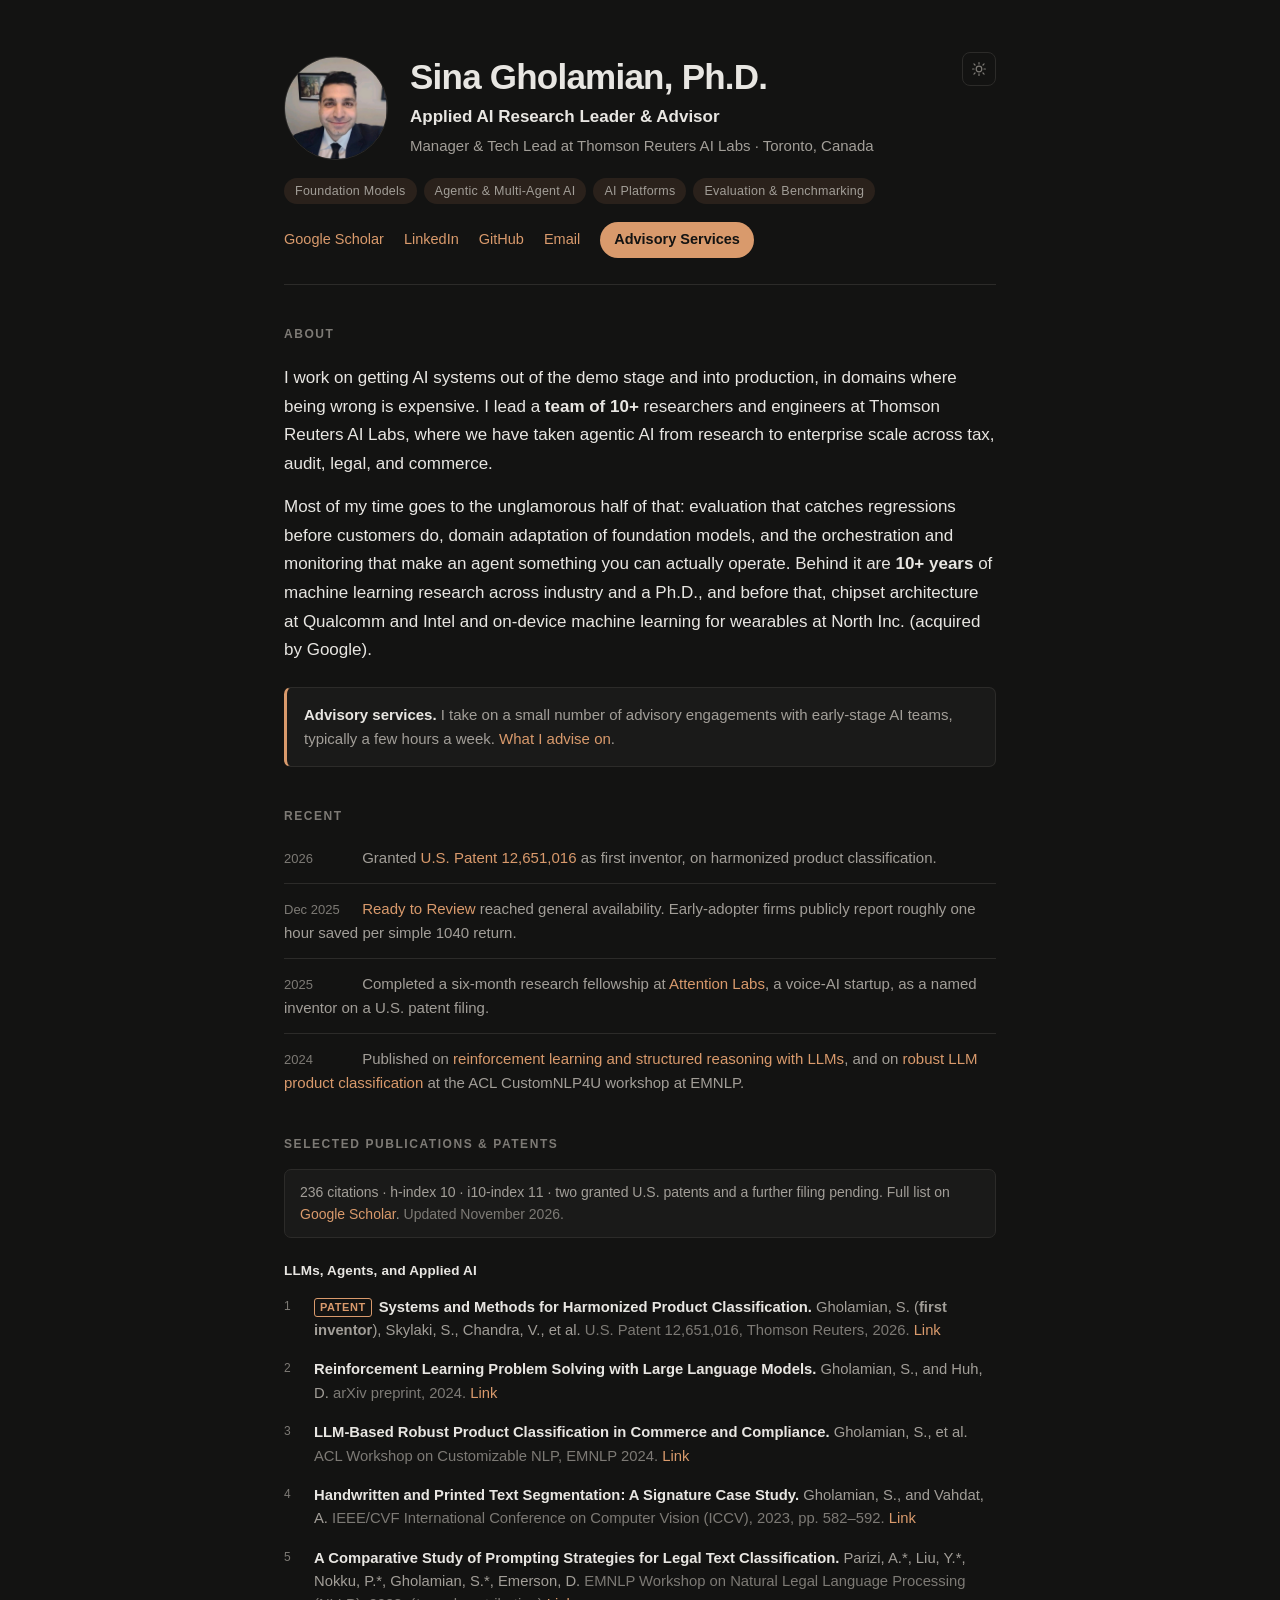
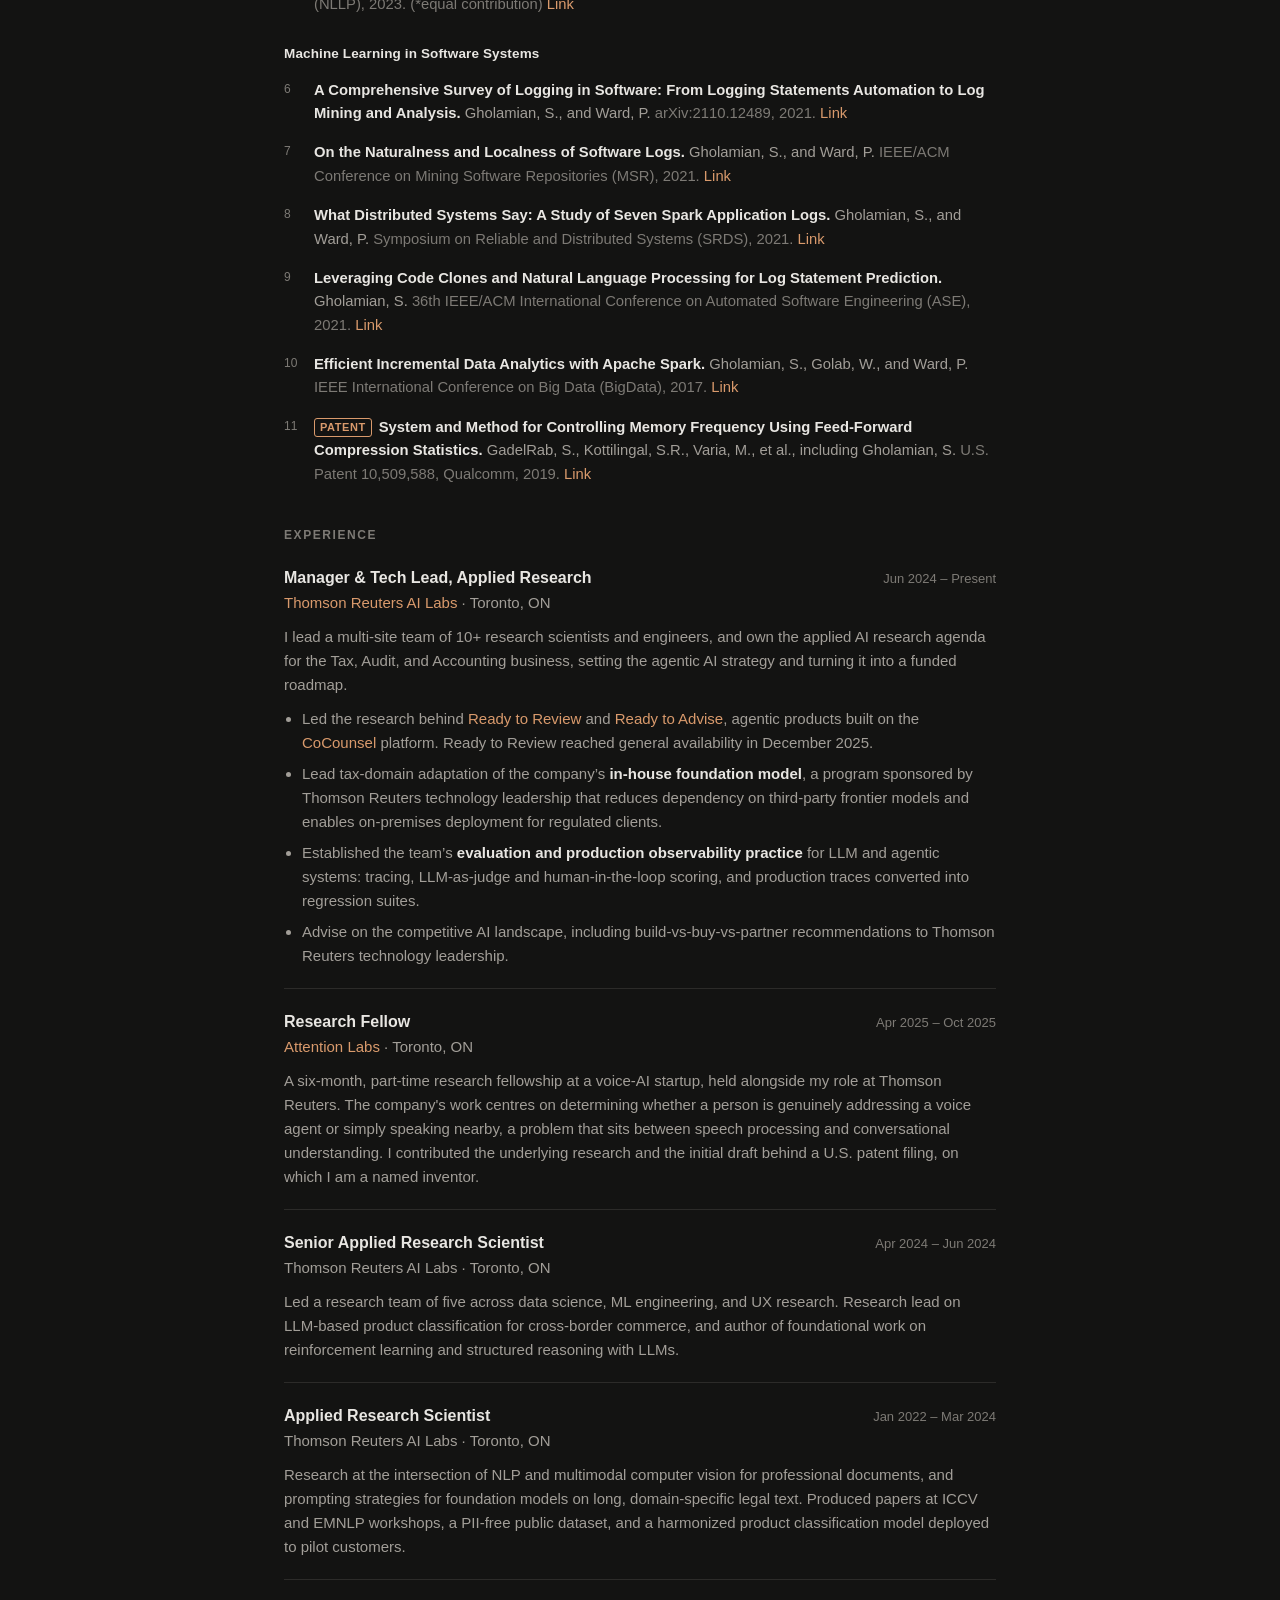
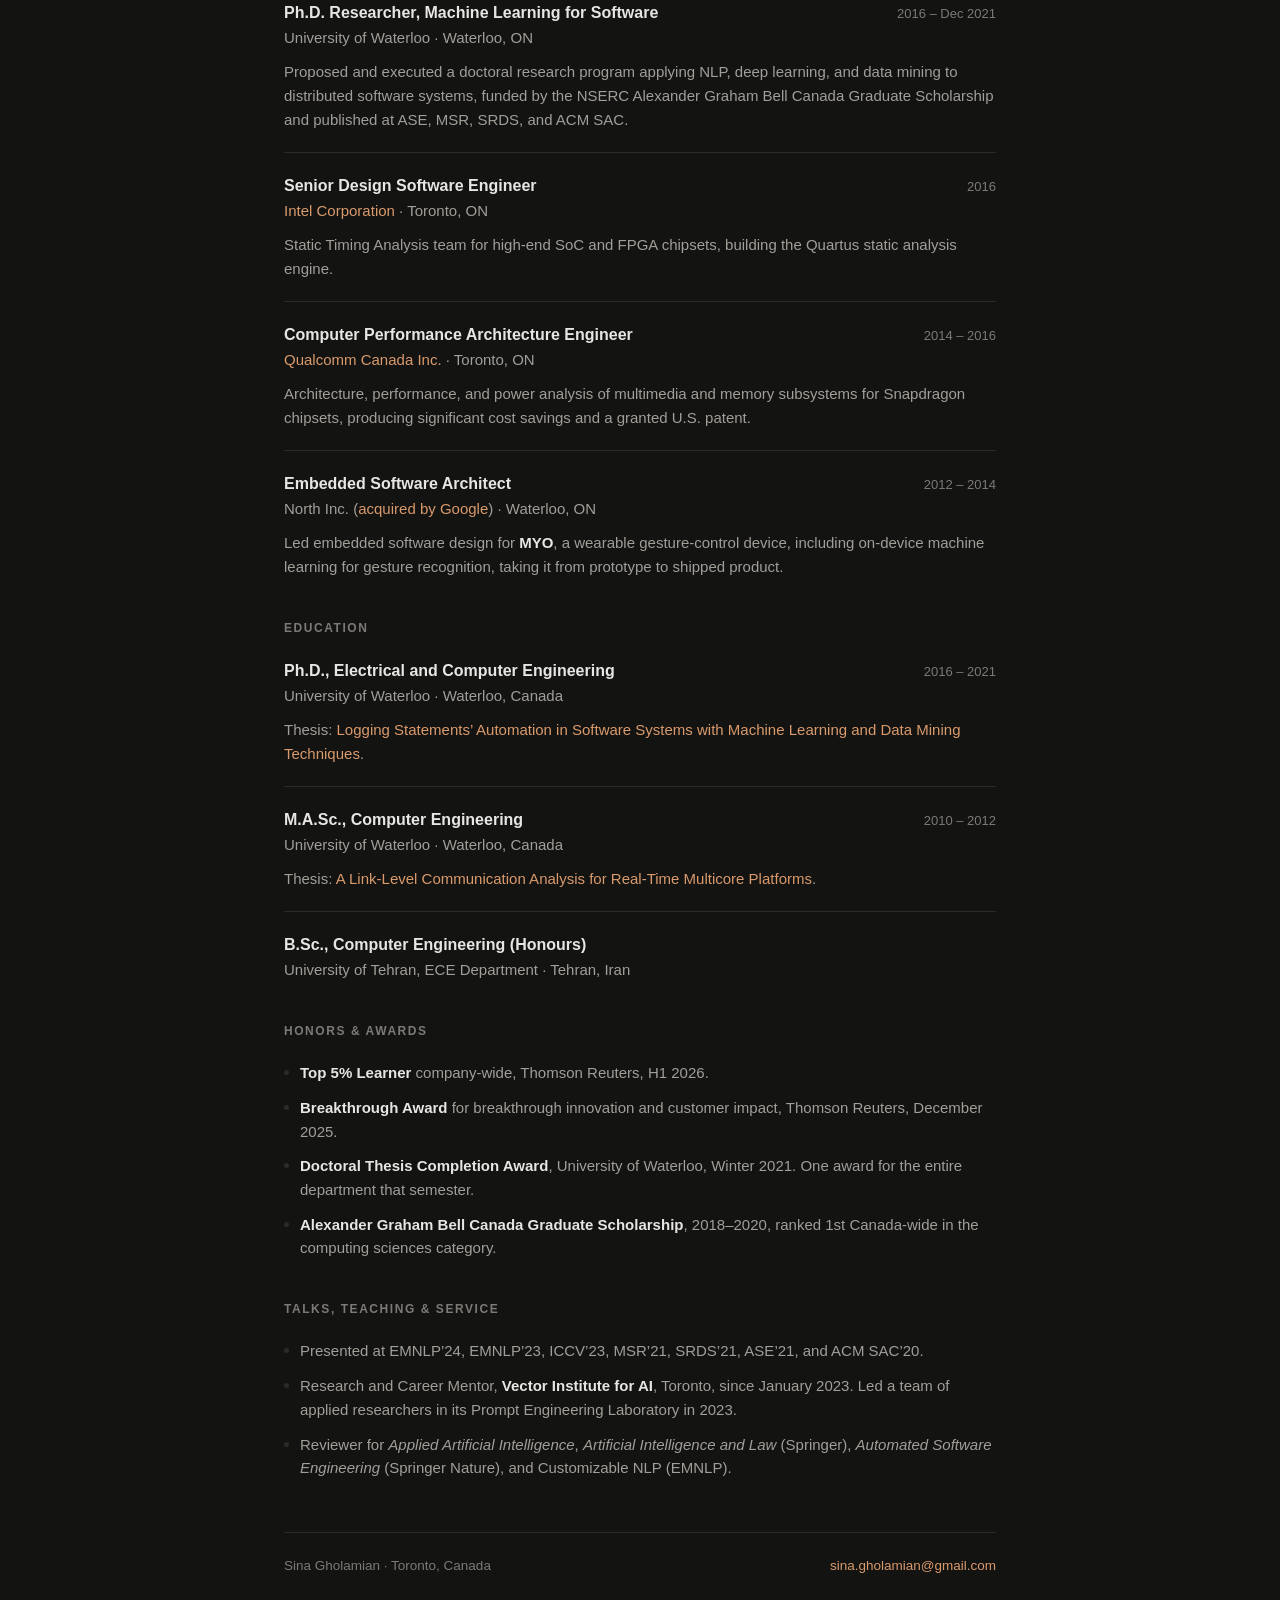
<file: index.html>
<!DOCTYPE html>
<html lang="en">
<head>
<meta charset="utf-8">
<meta name="viewport" content="width=device-width, initial-scale=1">
<title>Sina Gholamian</title>
<meta name="description" content="Sina Gholamian, Ph.D. Applied AI research leader and advisor. Foundation models, agentic and multi-agent AI, evaluation, and taking research into production.">
<link rel="canonical" href="https://sgholamian.github.io/">
<meta property="og:type" content="profile">
<meta property="og:title" content="Sina Gholamian, Ph.D.">
<meta property="og:description" content="Applied AI research leader and advisor, working on foundation models, multi-agent systems, and production AI platforms.">
<meta property="og:url" content="https://sgholamian.github.io/">
<meta property="og:image" content="https://sgholamian.github.io/headshot.jpg">
<meta name="twitter:card" content="summary">
<meta name="twitter:title" content="Sina Gholamian, Ph.D.">
<meta name="twitter:description" content="Applied AI research leader and advisor. Foundation models, agentic AI, evaluation, and taking research into production.">
<meta name="twitter:image" content="https://sgholamian.github.io/headshot.jpg">
<link rel="icon" href="favicon.svg" type="image/svg+xml">
<script type="application/ld+json">
{
  "@context": "https://schema.org",
  "@type": "Person",
  "name": "Sina Gholamian",
  "honorificSuffix": "Ph.D.",
  "url": "https://sgholamian.github.io/",
  "image": "https://sgholamian.github.io/headshot.jpg",
  "jobTitle": "Manager and Tech Lead, Applied Research",
  "worksFor": { "@type": "Organization", "name": "Thomson Reuters AI Labs" },
  "address": { "@type": "PostalAddress", "addressLocality": "Toronto", "addressRegion": "ON", "addressCountry": "CA" },
  "alumniOf": [
    { "@type": "CollegeOrUniversity", "name": "University of Waterloo" },
    { "@type": "CollegeOrUniversity", "name": "University of Tehran" }
  ],
  "knowsAbout": ["Foundation Models", "Agentic AI", "Multi-Agent Systems", "LLM Evaluation", "AI Platforms", "Natural Language Processing", "Machine Learning"],
  "sameAs": [
    "https://scholar.google.com/citations?user=VR8ZIu4AAAAJ",
    "https://www.linkedin.com/in/sinagholamian/",
    "https://github.com/sgholamian"
  ]
}
</script>
<link rel="stylesheet" href="style.css">
<script>
  (function(){
    try{
      if(localStorage.getItem('theme') === 'light'){
        document.documentElement.setAttribute('data-theme','light');
      }
    }catch(e){}
  })();
</script>
</head>
<body>
<div class="wrap">

<header>
  <button class="theme-toggle" type="button" aria-label="Switch between dark and light theme" title="Switch theme">
    <svg class="sun" viewBox="0 0 24 24" fill="none" stroke="currentColor" stroke-width="1.8" stroke-linecap="round" aria-hidden="true"><circle cx="12" cy="12" r="4.2"/><path d="M12 2.4v2.2M12 19.4v2.2M4.4 4.4l1.6 1.6M18 18l1.6 1.6M2.4 12h2.2M19.4 12h2.2M4.4 19.6l1.6-1.6M18 6l1.6-1.6"/></svg>
    <svg class="moon" viewBox="0 0 24 24" fill="none" stroke="currentColor" stroke-width="1.8" stroke-linecap="round" stroke-linejoin="round" aria-hidden="true"><path d="M20.5 14.3A8.5 8.5 0 1 1 9.7 3.5a7 7 0 0 0 10.8 10.8z"/></svg>
  </button>
  <div class="id">
    <img class="avatar" src="headshot.jpg" width="104" height="104" alt="Sina Gholamian">
    <div class="id-text">
      <h1>Sina Gholamian, Ph.D.</h1>
      <p class="role">Applied AI Research Leader &amp; Advisor</p>
      <p class="org">Manager &amp; Tech Lead at Thomson Reuters AI Labs &middot; Toronto, Canada</p>
    </div>
  </div>
  <ul class="tagline">
    <li>Foundation Models</li>
    <li>Agentic &amp; Multi-Agent AI</li>
    <li>AI Platforms</li>
    <li>Evaluation &amp; Benchmarking</li>
  </ul>
  <ul class="links">
    <li><a href="https://scholar.google.com/citations?hl=en&amp;user=VR8ZIu4AAAAJ&amp;view_op=list_works&amp;sortby=pubdate" target="_blank" rel="noopener">Google Scholar</a></li>
    <li><a href="https://www.linkedin.com/in/sinagholamian/" target="_blank" rel="noopener">LinkedIn</a></li>
    <li><a href="https://github.com/sgholamian" target="_blank" rel="noopener">GitHub</a></li>
    <li><a href="mailto:sina.gholamian@gmail.com" target="_blank" rel="noopener">Email</a></li>
    <li><a class="primary" href="advisory.html">Advisory Services</a></li>
  </ul>
</header>

<section>
  <h2>About</h2>
  <p class="lead">I work on getting AI systems out of the demo stage and into production, in domains where being wrong is expensive. I lead a <strong>team of 10+</strong> researchers and engineers at Thomson Reuters AI Labs, where we have taken agentic AI from research to enterprise scale across tax, audit, legal, and commerce.</p>
  <p class="lead">Most of my time goes to the unglamorous half of that: evaluation that catches regressions before customers do, domain adaptation of foundation models, and the orchestration and monitoring that make an agent something you can actually operate. Behind it are <strong>10+ years</strong> of machine learning research across industry and a Ph.D., and before that, chipset architecture at Qualcomm and Intel and on-device machine learning for wearables at North Inc. (acquired by Google).</p>
  <p class="callout"><strong>Advisory services.</strong> I take on a small number of advisory engagements with early-stage AI teams, typically a few hours a week. <a href="advisory.html">What I advise on</a>.</p>
</section>

<section>
  <h2>Recent</h2>
  <ul class="recent">
    <li><span class="when">2026</span> Granted <a href="https://patents.justia.com/patent/12651016" target="_blank" rel="noopener">U.S. Patent 12,651,016</a> as first inventor, on harmonized product classification.</li>
    <li><span class="when">Dec 2025</span> <a href="https://tax.thomsonreuters.com/blog/ai-tax-return-preparation-how-ready-to-review-transforms-the-workflow/" target="_blank" rel="noopener">Ready to Review</a> reached general availability. Early-adopter firms publicly report roughly one hour saved per simple 1040 return.</li>
    <li><span class="when">2025</span> Completed a six-month research fellowship at <a href="https://attentionlabs.ai" target="_blank" rel="noopener">Attention Labs</a>, a voice-AI startup, as a named inventor on a U.S. patent filing.</li>
    <li><span class="when">2024</span> Published on <a href="https://arxiv.org/abs/2404.18638" target="_blank" rel="noopener">reinforcement learning and structured reasoning with LLMs</a>, and on <a href="https://aclanthology.org/2024.customnlp4u-1.3/" target="_blank" rel="noopener">robust LLM product classification</a> at the ACL CustomNLP4U workshop at EMNLP.</li>
  </ul>
</section>

<section class="pubs-section">
  <h2>Selected Publications &amp; Patents</h2>
  <p class="metrics"><!--SCHOLAR:START-->236 citations &middot; h-index 10 &middot; i10-index 11<!--SCHOLAR:END--> &middot; two granted U.S. patents and a further filing pending. Full list on <a href="https://scholar.google.com/citations?hl=en&amp;user=VR8ZIu4AAAAJ&amp;view_op=list_works&amp;sortby=pubdate" target="_blank" rel="noopener">Google Scholar</a>. <span class="asof">Updated November 2026.</span></p>
  <h3 class="pub-group">LLMs, Agents, and Applied AI</h3>
  <ol class="pubs">
    <li><span class="badge">Patent</span><span class="t">Systems and Methods for Harmonized Product Classification.</span> Gholamian, S. (<strong>first inventor</strong>), Skylaki, S., Chandra, V., et al. <span class="venue">U.S. Patent 12,651,016, Thomson Reuters, 2026.</span> <a href="https://patents.justia.com/patent/12651016" target="_blank" rel="noopener">Link</a></li>
    <li><span class="t">Reinforcement Learning Problem Solving with Large Language Models.</span> Gholamian, S., and Huh, D. <span class="venue">arXiv preprint, 2024.</span> <a href="https://arxiv.org/abs/2404.18638" target="_blank" rel="noopener">Link</a></li>
    <li><span class="t">LLM-Based Robust Product Classification in Commerce and Compliance.</span> Gholamian, S., et al. <span class="venue">ACL Workshop on Customizable NLP, EMNLP 2024.</span> <a href="https://aclanthology.org/2024.customnlp4u-1.3/" target="_blank" rel="noopener">Link</a></li>
    <li><span class="t">Handwritten and Printed Text Segmentation: A Signature Case Study.</span> Gholamian, S., and Vahdat, A. <span class="venue">IEEE/CVF International Conference on Computer Vision (ICCV), 2023, pp. 582&ndash;592.</span> <a href="https://openaccess.thecvf.com/content/ICCV2023/html/Gholamian_Handwritten_and_Printed_Text_Segmentation_A_Signature_Case_Study_ICCV_2023_paper.html" target="_blank" rel="noopener">Link</a></li>
    <li><span class="t">A Comparative Study of Prompting Strategies for Legal Text Classification.</span> Parizi, A.*, Liu, Y.*, Nokku, P.*, Gholamian, S.*, Emerson, D. <span class="venue">EMNLP Workshop on Natural Legal Language Processing (NLLP), 2023. (*equal contribution)</span> <a href="https://aclanthology.org/2023.nllp-1.25/" target="_blank" rel="noopener">Link</a></li>
  </ol>

  <h3 class="pub-group">Machine Learning in Software Systems</h3>
  <ol class="pubs pubs-cont">
    <li><span class="t">A Comprehensive Survey of Logging in Software: From Logging Statements Automation to Log Mining and Analysis.</span> Gholamian, S., and Ward, P. <span class="venue">arXiv:2110.12489, 2021.</span> <a href="https://arxiv.org/abs/2110.12489" target="_blank" rel="noopener">Link</a></li>
    <li><span class="t">On the Naturalness and Localness of Software Logs.</span> Gholamian, S., and Ward, P. <span class="venue">IEEE/ACM Conference on Mining Software Repositories (MSR), 2021.</span> <a href="https://www.computer.org/csdl/proceedings-article/msr/2021/871000a155/1tB7jhey1Bm" target="_blank" rel="noopener">Link</a></li>
    <li><span class="t">What Distributed Systems Say: A Study of Seven Spark Application Logs.</span> Gholamian, S., and Ward, P. <span class="venue">Symposium on Reliable and Distributed Systems (SRDS), 2021.</span> <a href="https://www.computer.org/csdl/proceedings-article/srds/2021/381900a222/1yJZcLD5orK" target="_blank" rel="noopener">Link</a></li>
    <li><span class="t">Leveraging Code Clones and Natural Language Processing for Log Statement Prediction.</span> Gholamian, S. <span class="venue">36th IEEE/ACM International Conference on Automated Software Engineering (ASE), 2021.</span> <a href="https://www.computer.org/csdl/proceedings-article/ase/2021/033700b043/1AjT7QDHAHK" target="_blank" rel="noopener">Link</a></li>
    <li><span class="t">Efficient Incremental Data Analytics with Apache Spark.</span> Gholamian, S., Golab, W., and Ward, P. <span class="venue">IEEE International Conference on Big Data (BigData), 2017.</span> <a href="https://ieeexplore.ieee.org/abstract/document/8258254" target="_blank" rel="noopener">Link</a></li>
    <li><span class="badge">Patent</span><span class="t">System and Method for Controlling Memory Frequency Using Feed-Forward Compression Statistics.</span> GadelRab, S., Kottilingal, S.R., Varia, M., et al., including Gholamian, S. <span class="venue">U.S. Patent 10,509,588, Qualcomm, 2019.</span> <a href="https://patents.google.com/patent/US20170083262A1/en" target="_blank" rel="noopener">Link</a></li>
  </ol>
</section>

<section>
  <h2>Experience</h2>

  <article class="entry">
    <div class="entry-head">
      <h3 class="entry-title">Manager &amp; Tech Lead, Applied Research</h3>
      <span class="entry-when">Jun 2024 &ndash; Present</span>
    </div>
    <p class="entry-where"><a href="https://innovation.thomsonreuters.com/en/labs.html" target="_blank" rel="noopener">Thomson Reuters AI Labs</a> &middot; Toronto, ON</p>
    <p>I lead a multi-site team of 10+ research scientists and engineers, and own the applied AI research agenda for the Tax, Audit, and Accounting business, setting the agentic AI strategy and turning it into a funded roadmap.</p>
    <ul>
      <li>Led the research behind <a href="https://tax.thomsonreuters.com/blog/ai-tax-return-preparation-how-ready-to-review-transforms-the-workflow/" target="_blank" rel="noopener">Ready to Review</a> and <a href="https://tax.thomsonreuters.com/blog/smarter-advisory-starts-here-ready-to-advise-is-the-ai-solution-accounting-firms-have-been-waiting-for/" target="_blank" rel="noopener">Ready to Advise</a>, agentic products built on the <a href="https://tax.thomsonreuters.com/en/tax-accounting/artificial-intelligence" target="_blank" rel="noopener">CoCounsel</a> platform. Ready to Review reached general availability in December 2025.</li>
      <li>Lead tax-domain adaptation of the company&rsquo;s <strong>in-house foundation model</strong>, a program sponsored by Thomson Reuters technology leadership that reduces dependency on third-party frontier models and enables on-premises deployment for regulated clients.</li>
      <li>Established the team&rsquo;s <strong>evaluation and production observability practice</strong> for LLM and agentic systems: tracing, LLM-as-judge and human-in-the-loop scoring, and production traces converted into regression suites.</li>
      <li>Advise on the competitive AI landscape, including build-vs-buy-vs-partner recommendations to Thomson Reuters technology leadership.</li>
    </ul>
  </article>

  <article class="entry">
    <div class="entry-head">
      <h3 class="entry-title">Research Fellow</h3>
      <span class="entry-when">Apr 2025 &ndash; Oct 2025</span>
    </div>
    <p class="entry-where"><a href="https://attentionlabs.ai" target="_blank" rel="noopener">Attention Labs</a> &middot; Toronto, ON</p>
    <p>A six-month, part-time research fellowship at a voice-AI startup, held alongside my role at Thomson Reuters. The company's work centres on determining whether a person is genuinely addressing a voice agent or simply speaking nearby, a problem that sits between speech processing and conversational understanding. I contributed the underlying research and the initial draft behind a U.S. patent filing, on which I am a named inventor.</p>
  </article>

  <article class="entry">
    <div class="entry-head">
      <h3 class="entry-title">Senior Applied Research Scientist</h3>
      <span class="entry-when">Apr 2024 &ndash; Jun 2024</span>
    </div>
    <p class="entry-where">Thomson Reuters AI Labs &middot; Toronto, ON</p>
    <p>Led a research team of five across data science, ML engineering, and UX research. Research lead on LLM-based product classification for cross-border commerce, and author of foundational work on reinforcement learning and structured reasoning with LLMs.</p>
  </article>

  <article class="entry">
    <div class="entry-head">
      <h3 class="entry-title">Applied Research Scientist</h3>
      <span class="entry-when">Jan 2022 &ndash; Mar 2024</span>
    </div>
    <p class="entry-where">Thomson Reuters AI Labs &middot; Toronto, ON</p>
    <p>Research at the intersection of NLP and multimodal computer vision for professional documents, and prompting strategies for foundation models on long, domain-specific legal text. Produced papers at ICCV and EMNLP workshops, a PII-free public dataset, and a harmonized product classification model deployed to pilot customers.</p>
  </article>

  <article class="entry">
    <div class="entry-head">
      <h3 class="entry-title">Ph.D. Researcher, Machine Learning for Software</h3>
      <span class="entry-when">2016 &ndash; Dec 2021</span>
    </div>
    <p class="entry-where">University of Waterloo &middot; Waterloo, ON</p>
    <p>Proposed and executed a doctoral research program applying NLP, deep learning, and data mining to distributed software systems, funded by the NSERC Alexander Graham Bell Canada Graduate Scholarship and published at ASE, MSR, SRDS, and ACM SAC.</p>
  </article>

  <article class="entry">
    <div class="entry-head">
      <h3 class="entry-title">Senior Design Software Engineer</h3>
      <span class="entry-when">2016</span>
    </div>
    <p class="entry-where"><a href="https://www.intel.com/" target="_blank" rel="noopener">Intel Corporation</a> &middot; Toronto, ON</p>
    <p>Static Timing Analysis team for high-end SoC and FPGA chipsets, building the Quartus static analysis engine.</p>
  </article>

  <article class="entry">
    <div class="entry-head">
      <h3 class="entry-title">Computer Performance Architecture Engineer</h3>
      <span class="entry-when">2014 &ndash; 2016</span>
    </div>
    <p class="entry-where"><a href="https://www.qualcomm.com/" target="_blank" rel="noopener">Qualcomm Canada Inc.</a> &middot; Toronto, ON</p>
    <p>Architecture, performance, and power analysis of multimedia and memory subsystems for Snapdragon chipsets, producing significant cost savings and a granted U.S. patent.</p>
  </article>

  <article class="entry">
    <div class="entry-head">
      <h3 class="entry-title">Embedded Software Architect</h3>
      <span class="entry-when">2012 &ndash; 2014</span>
    </div>
    <p class="entry-where">North Inc. (<a href="https://www.cbc.ca/news/canada/kitchener-waterloo/google-buys-kitchener-based-tech-company-north-inc-1.5632886" target="_blank" rel="noopener">acquired by Google</a>) &middot; Waterloo, ON</p>
    <p>Led embedded software design for <strong>MYO</strong>, a wearable gesture-control device, including on-device machine learning for gesture recognition, taking it from prototype to shipped product.</p>
  </article>
</section>

<section>
  <h2>Education</h2>

  <article class="entry">
    <div class="entry-head">
      <h3 class="entry-title">Ph.D., Electrical and Computer Engineering</h3>
      <span class="entry-when">2016 &ndash; 2021</span>
    </div>
    <p class="entry-where">University of Waterloo &middot; Waterloo, Canada</p>
    <p>Thesis: <a href="https://scholar.google.ca/citations?view_op=view_citation&amp;hl=en&amp;user=VR8ZIu4AAAAJ&amp;sortby=pubdate&amp;citation_for_view=VR8ZIu4AAAAJ:ns9cj8rnVeAC" target="_blank" rel="noopener">Logging Statements&rsquo; Automation in Software Systems with Machine Learning and Data Mining Techniques</a>.</p>
  </article>

  <article class="entry">
    <div class="entry-head">
      <h3 class="entry-title">M.A.Sc., Computer Engineering</h3>
      <span class="entry-when">2010 &ndash; 2012</span>
    </div>
    <p class="entry-where">University of Waterloo &middot; Waterloo, Canada</p>
    <p>Thesis: <a href="https://scholar.google.ca/citations?view_op=view_citation&amp;hl=en&amp;user=VR8ZIu4AAAAJ&amp;sortby=pubdate&amp;citation_for_view=VR8ZIu4AAAAJ:2osOgNQ5qMEC" target="_blank" rel="noopener">A Link-Level Communication Analysis for Real-Time Multicore Platforms</a>.</p>
  </article>

  <article class="entry">
    <div class="entry-head">
      <h3 class="entry-title">B.Sc., Computer Engineering (Honours)</h3>
    </div>
    <p class="entry-where">University of Tehran, ECE Department &middot; Tehran, Iran</p>
  </article>
</section>

<section>
  <h2>Honors &amp; Awards</h2>
  <ul class="plain">
    <li><strong>Top 5% Learner</strong> company-wide, Thomson Reuters, H1 2026.</li>
    <li><strong>Breakthrough Award</strong> for breakthrough innovation and customer impact, Thomson Reuters, December 2025.</li>
    <li><strong>Doctoral Thesis Completion Award</strong>, University of Waterloo, Winter 2021. One award for the entire department that semester.</li>
    <li><strong>Alexander Graham Bell Canada Graduate Scholarship</strong>, 2018&ndash;2020, ranked 1st Canada-wide in the computing sciences category.</li>
  </ul>
</section>

<section>
  <h2>Talks, Teaching &amp; Service</h2>
  <ul class="plain">
    <li>Presented at EMNLP&rsquo;24, EMNLP&rsquo;23, ICCV&rsquo;23, MSR&rsquo;21, SRDS&rsquo;21, ASE&rsquo;21, and ACM SAC&rsquo;20.</li>
    <li>Research and Career Mentor, <strong>Vector Institute for AI</strong>, Toronto, since January 2023. Led a team of applied researchers in its Prompt Engineering Laboratory in 2023.</li>
    <li>Reviewer for <em>Applied Artificial Intelligence</em>, <em>Artificial Intelligence and Law</em> (Springer), <em>Automated Software Engineering</em> (Springer Nature), and Customizable NLP (EMNLP).</li>
  </ul>
</section>

<footer>
  <span>Sina Gholamian &middot; Toronto, Canada</span>
  <span><a href="mailto:sina.gholamian@gmail.com" target="_blank" rel="noopener">sina.gholamian@gmail.com</a></span>
</footer>

</div>
<script>
  (function(){
    var root = document.documentElement;
    var btn = document.querySelector('.theme-toggle');
    if(!btn) return;
    btn.addEventListener('click', function(){
      var wasLight = root.getAttribute('data-theme') === 'light';
      if(wasLight){ root.removeAttribute('data-theme'); }
      else { root.setAttribute('data-theme','light'); }
      try{ localStorage.setItem('theme', wasLight ? 'dark' : 'light'); }catch(e){}
    });
  })();
</script>
</body>
</html>
</file>
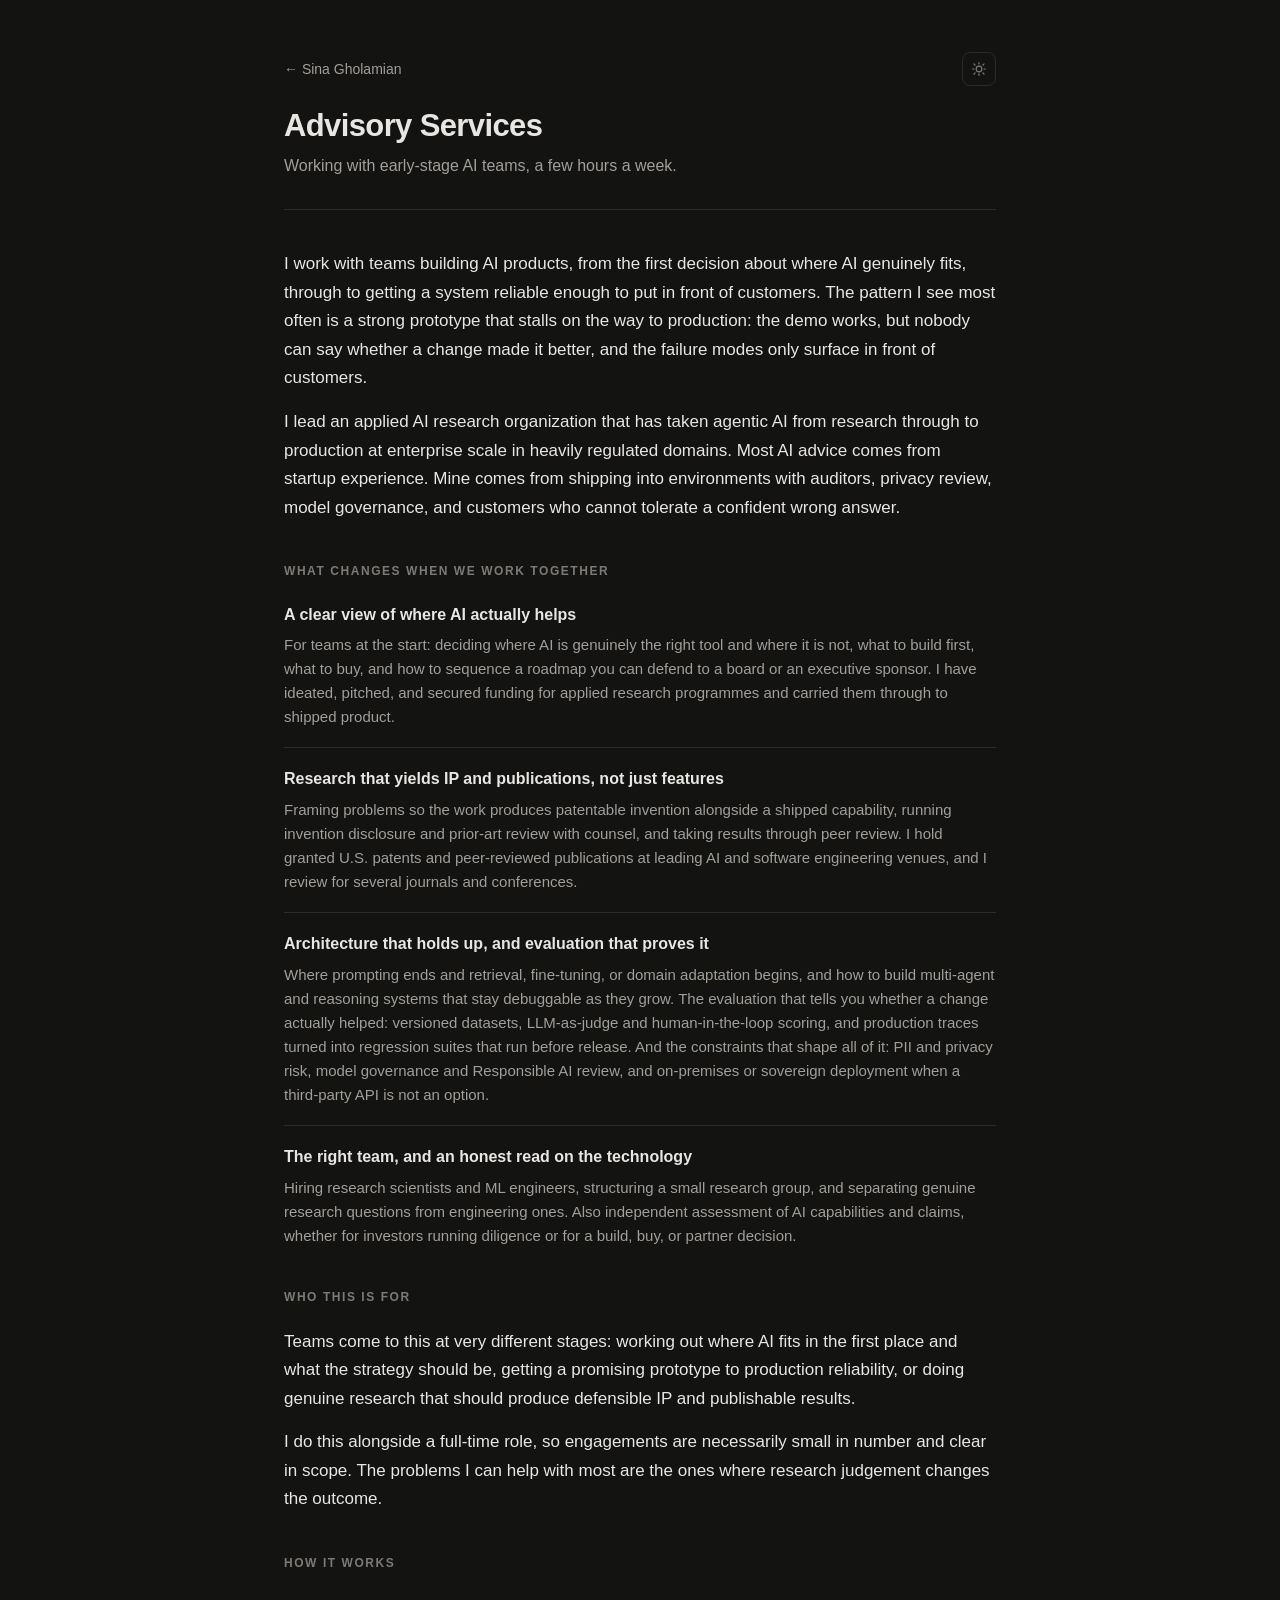
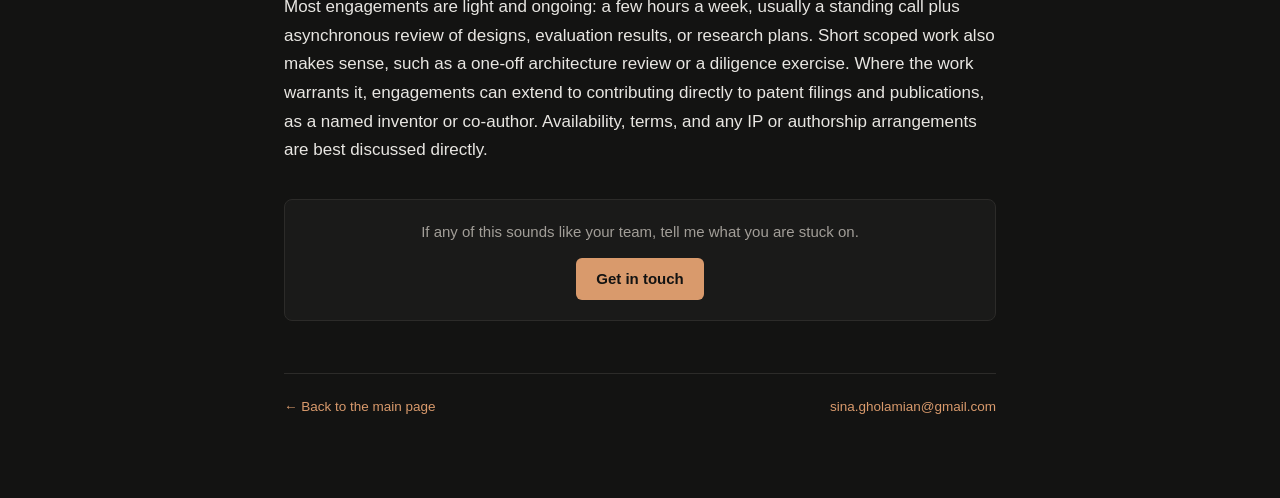
<file: advisory.html>
<!DOCTYPE html>
<html lang="en">
<head>
<meta charset="utf-8">
<meta name="viewport" content="width=device-width, initial-scale=1">
<title>Advisory Services | Sina Gholamian</title>
<meta name="description" content="Advisory services for AI teams: AI strategy and roadmap, applied research, patents and publications, evaluation, and taking research into production.">
<link rel="canonical" href="https://sgholamian.github.io/advisory.html">
<meta property="og:type" content="website">
<meta property="og:title" content="Advisory Services | Sina Gholamian">
<meta property="og:description" content="Advisory services for AI teams: AI strategy, applied research, patents and publications, evaluation, and moving models into production.">
<meta property="og:url" content="https://sgholamian.github.io/advisory.html">
<meta property="og:image" content="https://sgholamian.github.io/headshot.jpg">
<meta name="twitter:card" content="summary">
<meta name="twitter:title" content="Advisory Services | Sina Gholamian">
<meta name="twitter:description" content="Advisory for teams taking AI from a working demo to something they can operate: evaluation, production readiness, applied research, and patents and publications.">
<meta name="twitter:image" content="https://sgholamian.github.io/headshot.jpg">
<link rel="icon" href="favicon.svg" type="image/svg+xml">
<link rel="stylesheet" href="style.css">
<script>
  (function(){
    try{
      if(localStorage.getItem('theme') === 'light'){
        document.documentElement.setAttribute('data-theme','light');
      }
    }catch(e){}
  })();
</script>
</head>
<body>
<div class="wrap">

<header>
  <button class="theme-toggle" type="button" aria-label="Switch between dark and light theme" title="Switch theme">
    <svg class="sun" viewBox="0 0 24 24" fill="none" stroke="currentColor" stroke-width="1.8" stroke-linecap="round" aria-hidden="true"><circle cx="12" cy="12" r="4.2"/><path d="M12 2.4v2.2M12 19.4v2.2M4.4 4.4l1.6 1.6M18 18l1.6 1.6M2.4 12h2.2M19.4 12h2.2M4.4 19.6l1.6-1.6M18 6l1.6-1.6"/></svg>
    <svg class="moon" viewBox="0 0 24 24" fill="none" stroke="currentColor" stroke-width="1.8" stroke-linecap="round" stroke-linejoin="round" aria-hidden="true"><path d="M20.5 14.3A8.5 8.5 0 1 1 9.7 3.5a7 7 0 0 0 10.8 10.8z"/></svg>
  </button>
  <a class="back" href="index.html">&larr; Sina Gholamian</a>
  <h1 class="page-title">Advisory Services</h1>
  <p class="page-sub">Working with early-stage AI teams, a few hours a week.</p>
</header>

<section>
  <p class="lead">I work with teams building AI products, from the first decision about where AI genuinely fits, through to getting a system reliable enough to put in front of customers. The pattern I see most often is a strong prototype that stalls on the way to production: the demo works, but nobody can say whether a change made it better, and the failure modes only surface in front of customers.</p>
  <p class="lead">I lead an applied AI research organization that has taken agentic AI from research through to production at enterprise scale in heavily regulated domains. Most AI advice comes from startup experience. Mine comes from shipping into environments with auditors, privacy review, model governance, and customers who cannot tolerate a confident wrong answer.</p>
</section>

<section>
  <h2>What changes when we work together</h2>

  <div class="adv-item">
    <h3>A clear view of where AI actually helps</h3>
    <p>For teams at the start: deciding where AI is genuinely the right tool and where it is not, what to build first, what to buy, and how to sequence a roadmap you can defend to a board or an executive sponsor. I have ideated, pitched, and secured funding for applied research programmes and carried them through to shipped product.</p>
  </div>

  <div class="adv-item">
    <h3>Research that yields IP and publications, not just features</h3>
    <p>Framing problems so the work produces patentable invention alongside a shipped capability, running invention disclosure and prior-art review with counsel, and taking results through peer review. I hold granted U.S. patents and peer-reviewed publications at leading AI and software engineering venues, and I review for several journals and conferences.</p>
  </div>

  <div class="adv-item">
    <h3>Architecture that holds up, and evaluation that proves it</h3>
    <p>Where prompting ends and retrieval, fine-tuning, or domain adaptation begins, and how to build multi-agent and reasoning systems that stay debuggable as they grow. The evaluation that tells you whether a change actually helped: versioned datasets, LLM-as-judge and human-in-the-loop scoring, and production traces turned into regression suites that run before release. And the constraints that shape all of it: PII and privacy risk, model governance and Responsible AI review, and on-premises or sovereign deployment when a third-party API is not an option.</p>
  </div>

  <div class="adv-item">
    <h3>The right team, and an honest read on the technology</h3>
    <p>Hiring research scientists and ML engineers, structuring a small research group, and separating genuine research questions from engineering ones. Also independent assessment of AI capabilities and claims, whether for investors running diligence or for a build, buy, or partner decision.</p>
  </div>
</section>

<section>
  <h2>Who this is for</h2>
  <p class="lead">Teams come to this at very different stages: working out where AI fits in the first place and what the strategy should be, getting a promising prototype to production reliability, or doing genuine research that should produce defensible IP and publishable results.</p>
  <p class="lead">I do this alongside a full-time role, so engagements are necessarily small in number and clear in scope. The problems I can help with most are the ones where research judgement changes the outcome.</p>
</section>

<section>
  <h2>How it works</h2>
  <p class="lead">Most engagements are light and ongoing: a few hours a week, usually a standing call plus asynchronous review of designs, evaluation results, or research plans. Short scoped work also makes sense, such as a one-off architecture review or a diligence exercise. Where the work warrants it, engagements can extend to contributing directly to patent filings and publications, as a named inventor or co-author. Availability, terms, and any IP or authorship arrangements are best discussed directly.</p>

  <div class="cta">
    <p>If any of this sounds like your team, tell me what you are stuck on.</p>
    <a class="btn" href="mailto:sina.gholamian@gmail.com?subject=Advisory%20enquiry" target="_blank" rel="noopener">Get in touch</a>
  </div>
</section>

<footer>
  <span><a href="index.html">&larr; Back to the main page</a></span>
  <span><a href="mailto:sina.gholamian@gmail.com" target="_blank" rel="noopener">sina.gholamian@gmail.com</a></span>
</footer>

</div>
<script>
  (function(){
    var root = document.documentElement;
    var btn = document.querySelector('.theme-toggle');
    if(!btn) return;
    btn.addEventListener('click', function(){
      var wasLight = root.getAttribute('data-theme') === 'light';
      if(wasLight){ root.removeAttribute('data-theme'); }
      else { root.setAttribute('data-theme','light'); }
      try{ localStorage.setItem('theme', wasLight ? 'dark' : 'light'); }catch(e){}
    });
  })();
</script>
</body>
</html>
</file>
<file: style.css>
:root{
    color-scheme:dark;
    --bg:#131312; --surface:#1a1a19; --text:#e8e6e2; --muted:#a29e98;
    --faint:#7d7a75; --rule:#2c2b29; --accent:#d99a6c; --accent-soft:#2a211b;
  }
  :root[data-theme="light"]{
    color-scheme:light;
    --bg:#fbfbf9; --surface:#ffffff; --text:#1b1b1a; --muted:#666461;
    --faint:#8d8a86; --rule:#e4e1db; --accent:#7a4a2b; --accent-soft:#f0e8e1;
  }
  *{box-sizing:border-box}
  html{-webkit-text-size-adjust:100%}
  body{
    margin:0; background:var(--bg); color:var(--text);
    font:16px/1.62 -apple-system,BlinkMacSystemFont,"Segoe UI",Inter,Roboto,Helvetica,Arial,sans-serif;
    font-feature-settings:"kern" 1;
    -webkit-font-smoothing:antialiased;
  }
  .wrap{max-width:760px; margin:0 auto; padding:56px 24px 80px}
  a{color:var(--accent); text-decoration:none; border-bottom:1px solid transparent}
  a:hover{border-bottom-color:var(--accent)}

  /* ---- header ---- */
  header{position:relative; padding-bottom:26px; border-bottom:1px solid var(--rule)}
  .theme-toggle{
    position:absolute; top:-4px; right:0; width:34px; height:34px; padding:0;
    display:flex; align-items:center; justify-content:center; line-height:0;
    background:transparent; color:var(--faint);
    border:1px solid var(--rule); border-radius:8px; cursor:pointer;
    transition:color .15s, border-color .15s;
  }
  .theme-toggle:hover{color:var(--text); border-color:var(--faint)}
  .theme-toggle svg{width:16px; height:16px; display:block}
  .theme-toggle .moon{display:none}
  :root[data-theme="light"] .theme-toggle .moon{display:block}
  :root[data-theme="light"] .theme-toggle .sun{display:none}
  .id{display:flex; align-items:center; gap:22px; margin-bottom:18px}
  .avatar{
    width:104px; height:104px; border-radius:50%; object-fit:cover; flex-shrink:0;
    border:1px solid var(--rule); background:var(--surface); display:block;
  }
  .id-text{min-width:0}
  h1{margin:0 0 5px; font-size:35px; line-height:1.15; letter-spacing:-.022em; font-weight:640}
  .role{margin:0 0 4px; font-size:17px; color:var(--text); font-weight:580}
  .org{margin:0; font-size:15px; color:var(--muted)}
  .tagline{display:flex; flex-wrap:wrap; gap:7px; margin:0 0 18px; padding:0; list-style:none}
  .tagline li{
    font-size:12.5px; letter-spacing:.02em; color:var(--muted);
    background:var(--accent-soft); border-radius:100px; padding:3px 11px; white-space:nowrap;
  }
  .links{
    display:flex; flex-wrap:wrap; align-items:center; gap:9px 20px;
    margin:0; padding:0; list-style:none; font-size:14.5px;
  }
  /* Every link is already accent-coloured, so the primary action needs a
     different shape rather than a different colour. */
  .links a.primary{
    display:inline-block; padding:6px 14px; border-radius:100px;
    background:var(--accent); color:var(--bg); font-weight:620;
    border-bottom:0; white-space:nowrap;
    transition:opacity .15s;
  }
  .links a.primary:hover{opacity:.86; border-bottom:0}

  /* ---- sections ---- */
  section{margin-top:40px}
  h2{
    margin:0 0 20px; font-size:12px; font-weight:660; text-transform:uppercase;
    letter-spacing:.13em; color:var(--faint);
  }
  p{margin:0 0 15px}
  .lead{font-size:17px; line-height:1.68}
  .lead strong{font-weight:600}
  .lead:last-child{margin-bottom:0}

  /* ---- entries ---- */
  .entry{padding:0 0 20px; margin-bottom:20px; border-bottom:1px solid var(--rule)}
  .entry:last-child{border-bottom:0; margin-bottom:0; padding-bottom:0}
  .entry-head{
    display:flex; flex-wrap:wrap; align-items:baseline; justify-content:space-between; gap:2px 16px;
  }
  .entry-title{font-size:16px; font-weight:600; margin:0}
  .entry-where{font-size:14.5px; color:var(--muted); margin:1px 0 8px}
  .entry-when{font-size:13px; color:var(--faint); white-space:nowrap; font-variant-numeric:tabular-nums}
  .entry p{font-size:15px; color:var(--muted); margin:0 0 10px; line-height:1.6}
  .entry p:last-child{margin-bottom:0}
  .entry ul{margin:0; padding-left:18px; font-size:15px; color:var(--muted)}
  .entry li{margin-bottom:7px; line-height:1.6}
  .entry li:last-child{margin-bottom:0}
  .entry li strong, .entry p strong{color:var(--text); font-weight:600}

  /* ---- publications ---- */
  .metrics{
    font-size:14px; color:var(--muted); margin:-6px 0 22px;
    padding:11px 15px; background:var(--surface); border:1px solid var(--rule); border-radius:7px;
  }
  .pubs-section{counter-reset:pub}
  ol.pubs{margin:0; padding:0; list-style:none}
  ol.pubs li{
    position:relative; padding-left:30px; margin-bottom:16px; font-size:14.8px; line-height:1.58;
    color:var(--muted);
  }
  ol.pubs li:last-child{margin-bottom:0}
  ol.pubs li::before{
    counter-increment:pub; content:counter(pub);
    position:absolute; left:0; top:1px; font-size:12px; color:var(--faint);
    font-variant-numeric:tabular-nums;
  }
  ol.pubs .t{color:var(--text); font-weight:560}
  .venue{color:var(--faint)}
  .metrics .asof{color:var(--faint); white-space:nowrap}
  .callout{
    margin:22px 0 0; padding:15px 17px; font-size:15px; line-height:1.6; color:var(--muted);
    background:var(--surface); border:1px solid var(--rule); border-radius:7px;
    border-left:3px solid var(--accent);
  }
  .callout strong{color:var(--text); font-weight:600}
  .badge{
    display:inline-block; font-size:11px; letter-spacing:.05em; text-transform:uppercase;
    color:var(--accent); border:1px solid var(--accent); border-radius:3px;
    padding:0 5px; margin-right:7px; vertical-align:1px; font-weight:600;
  }

  /* ---- compact lists ---- */
  ul.plain{margin:0; padding:0; list-style:none}
  ul.plain li{
    font-size:15px; color:var(--muted); padding-left:16px; position:relative; margin-bottom:11px;
    line-height:1.58;
  }
  ul.plain li:last-child{margin-bottom:0}
  ul.plain li::before{
    content:""; position:absolute; left:0; top:9px; width:5px; height:5px;
    border-radius:50%; background:var(--rule);
  }
  ul.plain li strong{color:var(--text); font-weight:600}

  footer{
    margin-top:52px; padding-top:22px; border-top:1px solid var(--rule);
    font-size:13.5px; color:var(--faint); display:flex; flex-wrap:wrap; gap:8px 18px;
    justify-content:space-between;
  }

  @media (max-width:560px){
    .wrap{padding:38px 20px 60px}
    h1{font-size:29px}
    .id{flex-direction:column; align-items:flex-start; gap:15px}
    .avatar{width:84px; height:84px}
    .entry-when{width:100%; white-space:normal}
    .entry-head{gap:0}
  }
  @media print{
    :root{
      --bg:#fff; --surface:#fff; --text:#000; --muted:#333;
      --faint:#555; --rule:#ccc; --accent:#000; --accent-soft:#f2f2f2;
    }
    body{background:#fff; color:#000}
    .wrap{max-width:none; padding:0}
    a{color:#000}
    .theme-toggle{display:none}
    .avatar{border:1px solid #ccc}
    .entry{break-inside:avoid}
  }

  /* ---- shared page nav (added when Advisory became its own page) ---- */
  .back{
    display:inline-block; margin-bottom:26px; font-size:14px; color:var(--muted);
    border-bottom:1px solid transparent;
  }
  .back:hover{color:var(--text); border-bottom-color:var(--faint)}
  .page-title{margin:0 0 10px; font-size:31px; letter-spacing:-.02em; font-weight:640; line-height:1.15}
  .page-sub{margin:0 0 4px; font-size:16px; color:var(--muted)}
  .adv-item{padding:0 0 18px; margin-bottom:18px; border-bottom:1px solid var(--rule)}
  .adv-item:last-child{border-bottom:0; margin-bottom:0; padding-bottom:0}
  .adv-item h3{margin:0 0 6px; font-size:16px; font-weight:600}
  .adv-item p{margin:0; font-size:15px; color:var(--muted); line-height:1.6}
  .cta{
    margin-top:34px; padding:20px; text-align:center;
    background:var(--surface); border:1px solid var(--rule); border-radius:8px;
  }
  .cta p{margin:0 0 14px; font-size:15px; color:var(--muted)}
  .cta a.btn{
    display:inline-block; padding:9px 20px; font-size:15px; font-weight:560;
    color:var(--bg); background:var(--accent); border-radius:6px; border-bottom:0;
  }
  .cta a.btn:hover{opacity:.88}
  @media (max-width:560px){ .page-title{font-size:26px} }

  /* ---- Recent ---- */
  ul.recent{margin:0; padding:0; list-style:none}
  ul.recent li{
    font-size:15px; line-height:1.6; color:var(--muted);
    padding:0 0 13px; margin-bottom:13px; border-bottom:1px solid var(--rule);
  }
  ul.recent li:last-child{border-bottom:0; margin-bottom:0; padding-bottom:0}
  ul.recent .when{
    display:inline-block; min-width:74px; color:var(--faint); font-size:13px;
    font-variant-numeric:tabular-nums;
  }
  @media (max-width:560px){
    ul.recent .when{display:block; min-width:0; margin-bottom:2px}
  }

  /* ---- publication group headings ---- */
  .pub-group{
    margin:26px 0 14px; font-size:13.5px; font-weight:640; color:var(--text);
    letter-spacing:.01em;
  }
  .pub-group:first-of-type{margin-top:0}
  ol.pubs.pubs-cont{margin-top:0}
</file>
